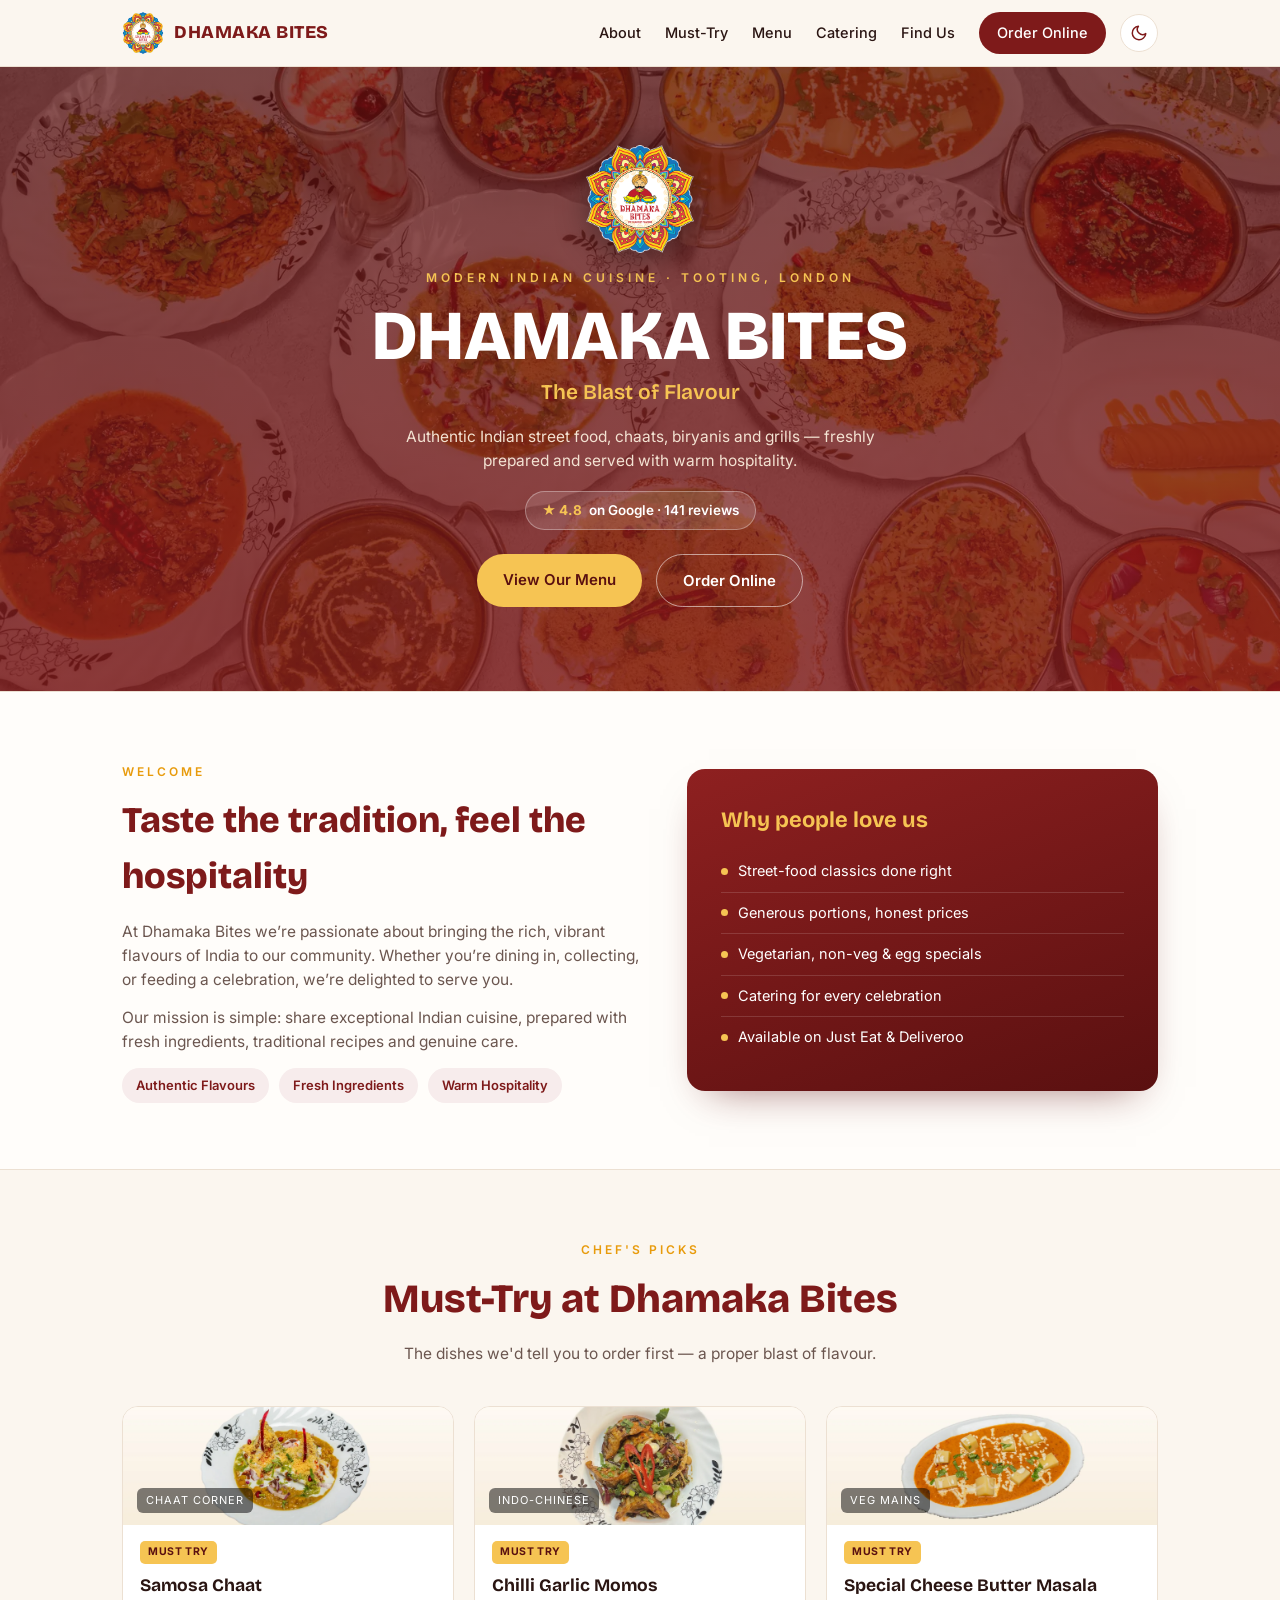
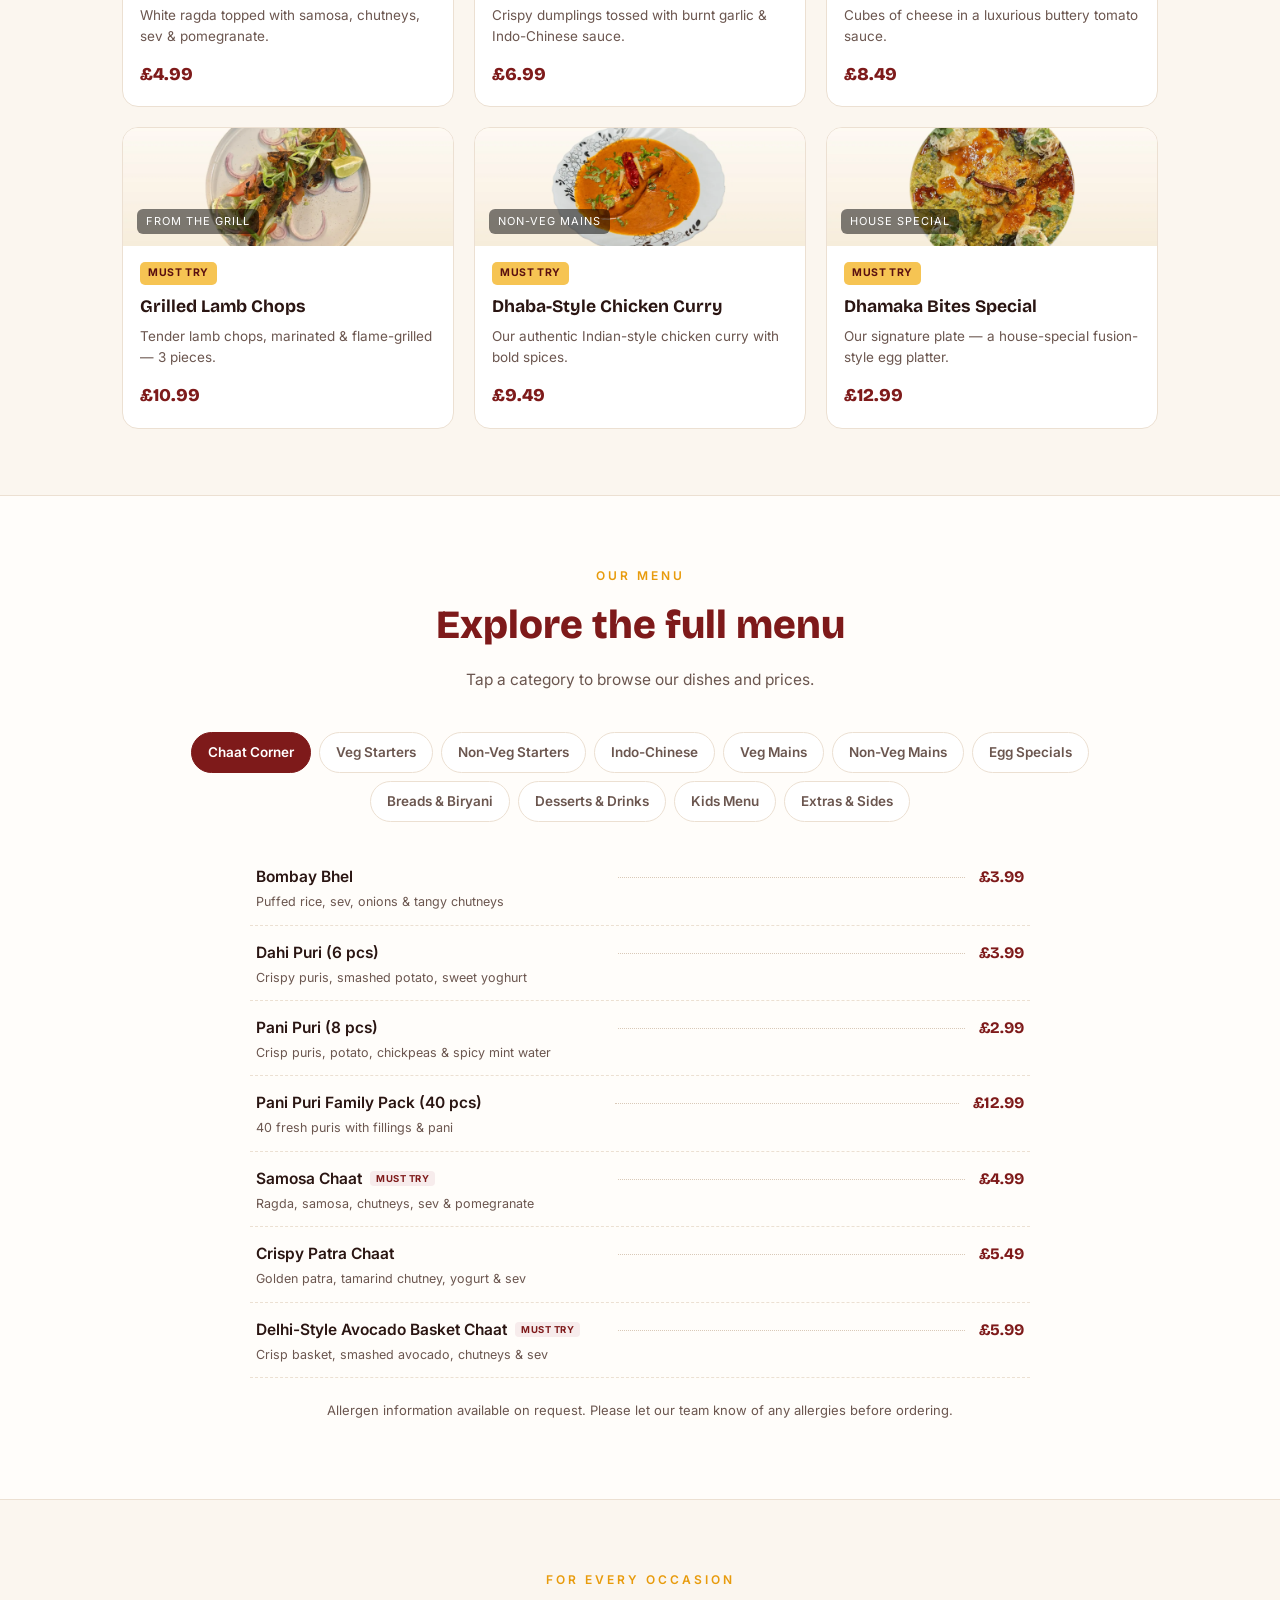
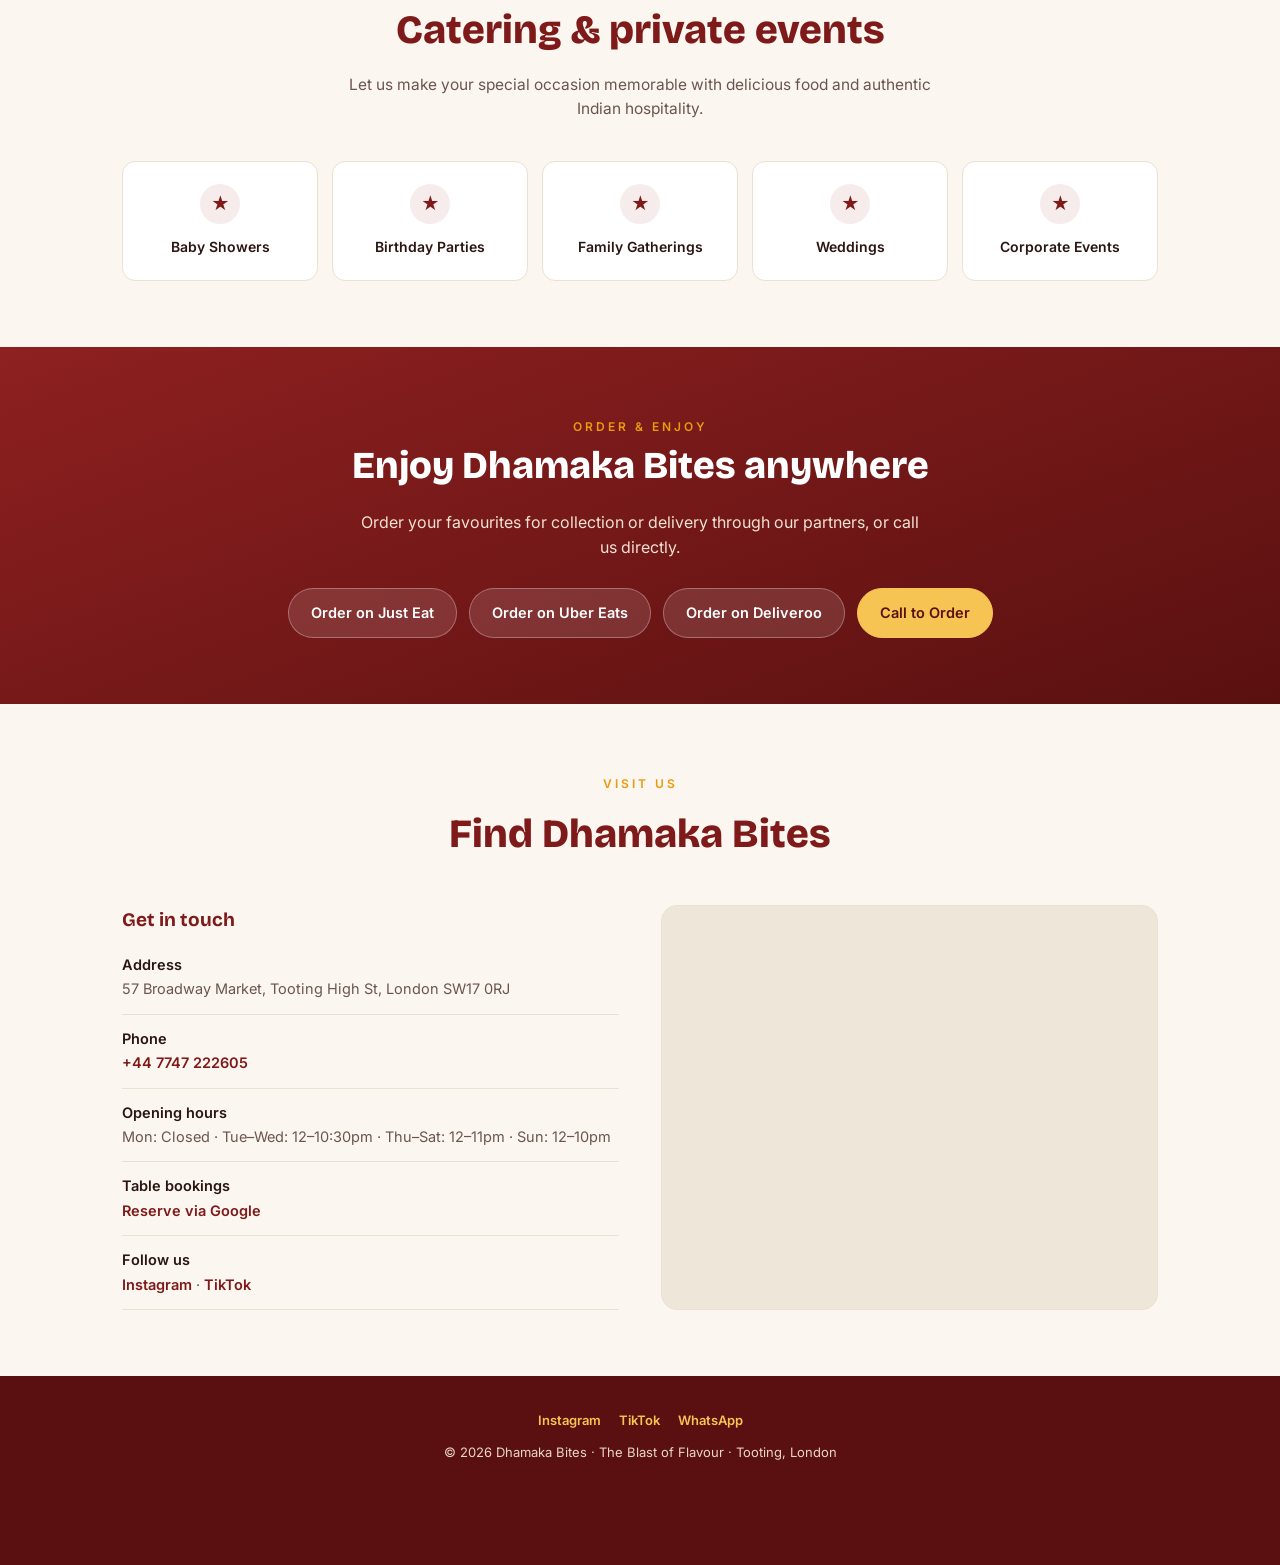
<file: index.html>
<!DOCTYPE html>
<html lang="en-GB" data-theme="light">
<head>
  <meta charset="UTF-8">
  <meta name="viewport" content="width=device-width, initial-scale=1">
  <title>Dhamaka Bites — Modern Indian Cuisine · Tooting, London</title>
  <meta name="description" content="Dhamaka Bites — authentic Indian street food, chaats, biryanis and grills in Tooting, London. Browse our full menu and order on Just Eat or Deliveroo for collection.">
  <link rel="canonical" href="https://dhamakabites.co.uk/">
  <meta name="robots" content="index, follow, max-image-preview:large, max-snippet:-1">
  <meta name="theme-color" content="#7E1A1A">
  <meta name="author" content="Dhamaka Bites">
  <meta name="geo.region" content="GB-WND">
  <meta name="geo.placename" content="Tooting, London">
  <meta name="geo.position" content="51.4280484;-0.1661785">
  <meta name="ICBM" content="51.4280484, -0.1661785">

  <!-- Open Graph / social sharing -->
  <meta property="og:type" content="restaurant">
  <meta property="og:site_name" content="Dhamaka Bites">
  <meta property="og:locale" content="en_GB">
  <meta property="og:title" content="Dhamaka Bites — Indian Restaurant in Tooting, London">
  <meta property="og:description" content="Authentic Indian street food, chaats, biryanis and grills in Tooting. Browse the menu and order on Just Eat or Deliveroo.">
  <meta property="og:url" content="https://dhamakabites.co.uk/">
  <meta property="og:image" content="https://dhamakabites.co.uk/assets/og-image.jpg">
  <meta property="og:image:width" content="1200">
  <meta property="og:image:height" content="630">
  <meta property="og:image:alt" content="A spread of Dhamaka Bites Indian dishes">
  <!-- Twitter -->
  <meta name="twitter:card" content="summary_large_image">
  <meta name="twitter:title" content="Dhamaka Bites — Indian Restaurant in Tooting, London">
  <meta name="twitter:description" content="Authentic Indian street food, chaats, biryanis and grills in Tooting, London.">
  <meta name="twitter:image" content="https://dhamakabites.co.uk/assets/og-image.jpg">

  <!-- Icons -->
  <link rel="icon" type="image/png" href="assets/favicon.png">
  <link rel="apple-touch-icon" href="assets/favicon.png">

  <!-- Fonts -->
  <link rel="preconnect" href="https://fonts.googleapis.com">
  <link rel="preconnect" href="https://fonts.gstatic.com" crossorigin>
  <link href="https://fonts.googleapis.com/css2?family=Bricolage+Grotesque:opsz,wght@12..96,500;12..96,600;12..96,700;12..96,800&family=Inter:wght@400;500;600&display=swap" rel="stylesheet">

  <!-- Preload hero image for fast LCP -->
  <link rel="preload" as="image" href="assets/img/hero-spread.webp" fetchpriority="high">

  <!-- Styles -->
  <link rel="stylesheet" href="css/style.css">
  <!-- ============================================================
       ANALYTICS — paste tracking code here when ready (kept commented so nothing runs yet).
       Google Analytics 4:
         <script async src="https://www.googletagmanager.com/gtag/js?id=G-XXXXXXXXXX"></script>
         <script>window.dataLayer=window.dataLayer||[];function gtag(){dataLayer.push(arguments);}
         gtag('js',new Date());gtag('config','G-XXXXXXXXXX');</script>
       Meta Pixel / Google Tag Manager go here too.
       ============================================================ -->

  <!-- Structured data: Restaurant (enables Google rich results) -->
  <script type="application/ld+json">
  {
    "@context":"https://schema.org",
    "@type":"Restaurant",
    "@id":"https://dhamakabites.co.uk/",
    "name":"Dhamaka Bites",
    "url":"https://dhamakabites.co.uk/",
    "image":"https://dhamakabites.co.uk/assets/og-image.jpg",
    "telephone":"+44 7747 222605",
    "priceRange":"££",
    "servesCuisine":["Indian","Indian Street Food","Indo-Chinese"],
    "acceptsReservations":"True",
    "address":{"@type":"PostalAddress","streetAddress":"57 Broadway Market, Tooting High St","addressLocality":"London","addressRegion":"London","postalCode":"SW17 0RJ","addressCountry":"GB"},
    "geo":{"@type":"GeoCoordinates","latitude":51.4280484,"longitude":-0.1661785},
    "hasMenu":"https://dhamakabites.co.uk/#menu",
    "sameAs":["https://www.instagram.com/dhamaka_bites/","https://www.tiktok.com/@dhamaka_bites"],
    "aggregateRating":{"@type":"AggregateRating","ratingValue":"4.8","reviewCount":"141"},
    "openingHoursSpecification":[
      {"@type":"OpeningHoursSpecification","dayOfWeek":["Tuesday","Wednesday"],"opens":"12:00","closes":"22:30"},
      {"@type":"OpeningHoursSpecification","dayOfWeek":["Thursday","Friday","Saturday"],"opens":"12:00","closes":"23:00"},
      {"@type":"OpeningHoursSpecification","dayOfWeek":["Sunday"],"opens":"12:00","closes":"22:00"}
    ]
  }
  </script>
</head>
<body>
<a class="skip" href="#menu">Skip to menu</a>

<nav aria-label="Primary">
  <div class="container nav-in">
    <a class="logo" href="#top"><span class="dot"></span><b>Dhamaka Bites</b></a>
    <div class="nav-right">
      <div class="nav-links" id="navlinks">
        <a href="#about">About</a>
        <a href="#featured">Must-Try</a>
        <a href="#menu">Menu</a>
        <a href="#catering">Catering</a>
        <a href="#contact">Find Us</a>
        <a href="#order" class="nav-cta">Order Online</a>
      </div>
      <button class="theme-toggle" id="themeToggle" aria-label="Toggle dark mode" title="Switch light / dark">
        <svg class="moon" viewBox="0 0 24 24" fill="none" stroke="currentColor" stroke-width="2" stroke-linecap="round" stroke-linejoin="round"><path d="M21 12.79A9 9 0 1 1 11.21 3 7 7 0 0 0 21 12.79z"/></svg>
        <svg class="sun" viewBox="0 0 24 24" fill="none" stroke="currentColor" stroke-width="2" stroke-linecap="round" stroke-linejoin="round"><circle cx="12" cy="12" r="4"/><path d="M12 2v2M12 20v2M4.9 4.9l1.4 1.4M17.7 17.7l1.4 1.4M2 12h2M20 12h2M4.9 19.1l1.4-1.4M17.7 6.3l1.4-1.4"/></svg>
      </button>
      <button class="burger" id="burger" aria-label="Menu"><span></span><span></span><span></span></button>
    </div>
  </div>
</nav>

<main>

<!-- HERO -->
<header class="hero" id="top">
  <div class="hero-bg" id="heroBg"></div>
  <div class="hero-overlay"></div>
  <div class="container hero-in">
    <div class="brandmark"></div>
    <div class="est">Modern Indian Cuisine · Tooting, London</div>
    <h1>Dhamaka Bites</h1>
    <div class="tagline">The Blast of Flavour</div>
    <p class="sub">Authentic Indian street food, chaats, biryanis and grills — freshly prepared and served with warm hospitality.</p>
    <a id="ratingBadge" class="rating" target="_blank" rel="noopener"></a>
    <div class="btns">
      <a class="btn btn-gold" href="#menu">View Our Menu</a>
      <a class="btn btn-line" href="#order">Order Online</a>
    </div>
  </div>
</header>

<!-- ABOUT -->
<section class="about" id="about">
  <div class="container about-grid reveal">
    <div>
      <span class="eyebrow">Welcome</span>
      <h2>Taste the tradition, feel the hospitality</h2>
      <p>At Dhamaka Bites we&rsquo;re passionate about bringing the rich, vibrant flavours of India to our community. Whether you&rsquo;re dining in, collecting, or feeding a celebration, we&rsquo;re delighted to serve you.</p>
      <p>Our mission is simple: share exceptional Indian cuisine, prepared with fresh ingredients, traditional recipes and genuine care.</p>
      <div class="pillars"><span>Authentic Flavours</span><span>Fresh Ingredients</span><span>Warm Hospitality</span></div>
    </div>
    <div class="about-card">
      <h3>Why people love us</h3>
      <ul>
        <li>Street-food classics done right</li>
        <li>Generous portions, honest prices</li>
        <li>Vegetarian, non-veg &amp; egg specials</li>
        <li>Catering for every celebration</li>
        <li>Available on Just Eat &amp; Deliveroo</li>
      </ul>
    </div>
  </div>
</section>

<!-- FEATURED -->
<section id="featured">
  <div class="container">
    <div class="sec-head reveal">
      <span class="eyebrow">Chef's picks</span>
      <h2>Must-Try at Dhamaka Bites</h2>
      <p>The dishes we'd tell you to order first — a proper blast of flavour.</p>
    </div>
    <div class="feat-grid reveal">
      <div class="fcard"><div class="thumb"><img src="assets/img/samosa-chaat.webp" alt="Samosa Chaat — Indian street-food chaat at Dhamaka Bites, Tooting" loading="lazy" decoding="async" width="1600" height="900"><span>Chaat corner</span></div><div class="body"><span class="badge">Must Try</span><h3>Samosa Chaat</h3><p class="desc">White ragda topped with samosa, chutneys, sev &amp; pomegranate.</p><div class="price">£4.99</div></div></div>
      <div class="fcard"><div class="thumb"><img src="assets/img/chilli-garlic-momos.webp" alt="Chilli Garlic Momos at Dhamaka Bites, Tooting" loading="lazy" decoding="async" width="1600" height="900"><span>Indo-Chinese</span></div><div class="body"><span class="badge">Must Try</span><h3>Chilli Garlic Momos</h3><p class="desc">Crispy dumplings tossed with burnt garlic &amp; Indo-Chinese sauce.</p><div class="price">£6.99</div></div></div>
      <div class="fcard"><div class="thumb"><img src="assets/img/cheese-butter-masala.webp" alt="Special Cheese Butter Masala at Dhamaka Bites, Tooting" loading="lazy" decoding="async" width="1600" height="900"><span>Veg mains</span></div><div class="body"><span class="badge">Must Try</span><h3>Special Cheese Butter Masala</h3><p class="desc">Cubes of cheese in a luxurious buttery tomato sauce.</p><div class="price">£8.49</div></div></div>
      <div class="fcard"><div class="thumb"><img src="assets/img/grilled-lamb-chops.webp" alt="Grilled Lamb Chops at Dhamaka Bites, Tooting" loading="lazy" decoding="async" width="1600" height="900"><span>From the grill</span></div><div class="body"><span class="badge">Must Try</span><h3>Grilled Lamb Chops</h3><p class="desc">Tender lamb chops, marinated &amp; flame-grilled — 3 pieces.</p><div class="price">£10.99</div></div></div>
      <div class="fcard"><div class="thumb"><img src="assets/img/dhaba-chicken-curry.webp" alt="Dhaba-Style Chicken Curry at Dhamaka Bites, Tooting" loading="lazy" decoding="async" width="1600" height="900"><span>Non-veg mains</span></div><div class="body"><span class="badge">Must Try</span><h3>Dhaba-Style Chicken Curry</h3><p class="desc">Our authentic Indian-style chicken curry with bold spices.</p><div class="price">£9.49</div></div></div>
      <div class="fcard"><div class="thumb"><img src="assets/img/dhamaka-bites-special.webp" alt="Dhamaka Bites Special egg platter, Tooting" loading="lazy" decoding="async" width="1600" height="900"><span>House special</span></div><div class="body"><span class="badge">Must Try</span><h3>Dhamaka Bites Special</h3><p class="desc">Our signature plate — a house-special fusion-style egg platter.</p><div class="price">£12.99</div></div></div>
    </div>
  </div>
</section>

<!-- MENU -->
<section class="menu" id="menu">
  <div class="container">
    <div class="sec-head reveal">
      <span class="eyebrow">Our menu</span>
      <h2>Explore the full menu</h2>
      <p>Tap a category to browse our dishes and prices.</p>
    </div>
    <div class="tabs reveal" id="tabs">
      <button class="tab on" data-cat="chaat">Chaat Corner</button>
      <button class="tab" data-cat="veg">Veg Starters</button>
      <button class="tab" data-cat="nonveg">Non-Veg Starters</button>
      <button class="tab" data-cat="indo">Indo-Chinese</button>
      <button class="tab" data-cat="vegm">Veg Mains</button>
      <button class="tab" data-cat="nonvegm">Non-Veg Mains</button>
      <button class="tab" data-cat="egg">Egg Specials</button>
      <button class="tab" data-cat="rice">Breads &amp; Biryani</button>
      <button class="tab" data-cat="dessert">Desserts &amp; Drinks</button>
      <button class="tab" data-cat="kids">Kids Menu</button>
      <button class="tab" data-cat="extras">Extras &amp; Sides</button>
    </div>
    <div class="menu-list" id="menuList"></div>
    <p class="menu-note">Allergen information available on request. Please let our team know of any allergies before ordering.</p>
  </div>
</section>

<!-- CATERING -->
<section id="catering">
  <div class="container">
    <div class="sec-head reveal">
      <span class="eyebrow">For every occasion</span>
      <h2>Catering &amp; private events</h2>
      <p>Let us make your special occasion memorable with delicious food and authentic Indian hospitality.</p>
    </div>
    <div class="cater-grid reveal">
      <div class="cchip"><div class="cchip-ico">★</div>Baby Showers</div>
      <div class="cchip"><div class="cchip-ico">★</div>Birthday Parties</div>
      <div class="cchip"><div class="cchip-ico">★</div>Family Gatherings</div>
      <div class="cchip"><div class="cchip-ico">★</div>Weddings</div>
      <div class="cchip"><div class="cchip-ico">★</div>Corporate Events</div>
    </div>
  </div>
</section>

<!-- ORDER -->
<section class="order" id="order">
  <div class="container reveal">
    <span class="eyebrow">Order &amp; enjoy</span>
    <h2>Enjoy Dhamaka Bites anywhere</h2>
    <p>Order your favourites for collection or delivery through our partners, or call us directly.</p>
    <div class="apps" id="appLinks">
      <a class="app" data-link="justEat">Order on Just Eat</a>
      <a class="app" data-link="uberEats">Order on Uber Eats</a>
      <a class="app" data-link="deliveroo">Order on Deliveroo</a>
      <a class="app solid" data-link="phone">Call to Order</a>
    </div>
  </div>
</section>

<!-- CONTACT -->
<section id="contact">
  <div class="container">
    <div class="sec-head reveal">
      <span class="eyebrow">Visit us</span>
      <h2>Find Dhamaka Bites</h2>
    </div>
    <div class="contact-grid reveal">
      <div class="contact">
        <h3>Get in touch</h3>
        <div class="row"><b>Address</b><span id="cAddress"></span></div>
        <div class="row"><b>Phone</b><a id="cPhone" href="#"></a></div>
        <div class="row"><b>Opening hours</b><span id="cHours"></span></div>
        <div class="row"><b>Table bookings</b><a id="cBooking" href="#">Reserve via Google</a></div>
        <div class="row"><b>Follow us</b><span id="cSocial"></span></div>
      </div>
      <div class="map" id="cMap">Google Map embeds here</div>
    </div>
  </div>
</section>

<footer>
  <div class="container">
    <div class="social" id="footSocial"></div>
    <div>© <span id="yr"></span> Dhamaka Bites · The Blast of Flavour · Tooting, London</div>
  </div>
</main>

<footer>

  <script defer src="js/config.js"></script>
  <script defer src="js/menu.js"></script>
  <script defer src="js/main.js"></script>
</body>
</html>
</file>
<file: css/style.css>
:root{
    --logo:url('../assets/logo.png');
    --paper:#FBF6EF; --paper2:#FFFDFA; --card:#FFFFFF; --ink:#2A1512; --ink-soft:#6B564F;
    --maroon:#7E1A1A; --maroon-deep:#5A1010; --saffron:#E89B0C; --gold:#F6C453;
    --peacock:#1C7C8C; --line:#ECE0D2;
  }
  *{box-sizing:border-box}
  html{scroll-behavior:smooth}
  body{margin:0; background:var(--paper); color:var(--ink);
    font-family:"Inter",system-ui,-apple-system,Segoe UI,Roboto,sans-serif; line-height:1.55; -webkit-font-smoothing:antialiased}
  h1,h2,h3{font-family:"Bricolage Grotesque"; margin:0}
  a{color:inherit; text-decoration:none}
  .container{max-width:1080px; margin:0 auto; padding:0 22px}
  .eyebrow{font-size:12px; letter-spacing:3px; text-transform:uppercase; font-weight:600; color:var(--saffron)}

  nav{position:sticky; top:0; z-index:50; background:rgba(251,246,239,.93); backdrop-filter:blur(8px); border-bottom:1px solid var(--line)}
  .nav-in{display:flex; align-items:center; justify-content:space-between; height:66px}
  .logo{display:flex; align-items:center; gap:10px}
  .logo .dot{width:42px; height:42px; border-radius:50%; background:var(--logo) center/contain no-repeat}
  .logo b{font-family:"Bricolage Grotesque"; font-weight:800; font-size:18px; color:var(--maroon); text-transform:uppercase; letter-spacing:.5px}
  .nav-right{display:flex; align-items:center; gap:14px}
  .nav-links{display:flex; gap:24px; align-items:center}
  .nav-links a{font-size:14.5px; font-weight:500; color:var(--ink)}
  .nav-links a:hover{color:var(--maroon)}
  .nav-cta{background:var(--maroon); color:#fff!important; padding:10px 18px; border-radius:99px; font-weight:600; font-size:14px}
  .nav-cta:hover{background:var(--maroon-deep)}
  .burger{display:none; background:none; border:none; cursor:pointer; padding:6px}
  .burger span{display:block; width:24px; height:2px; background:var(--maroon); margin:5px 0}
  .theme-toggle{width:38px; height:38px; border-radius:50%; border:1.5px solid var(--line); background:var(--card); cursor:pointer;
    display:flex; align-items:center; justify-content:center; color:var(--maroon); transition:.15s; flex:0 0 auto}
  .theme-toggle:hover{border-color:var(--saffron)}
  .theme-toggle svg{width:18px; height:18px}
  .theme-toggle .sun{display:none}

  .hero{position:relative; background:radial-gradient(120% 120% at 50% -10%, #8E2020 0%, var(--maroon) 45%, var(--maroon-deep) 100%);
    color:#fff; overflow:hidden; text-align:center; padding:78px 0 84px}
  .hero::before{content:""; position:absolute; inset:0; opacity:.10; z-index:0;
    background-image:radial-gradient(circle at 50% 50%, transparent 38%, var(--gold) 38.4%, transparent 40%),
      radial-gradient(circle at 50% 50%, transparent 48%, #fff 48.3%, transparent 50%);
    background-size:340px 340px, 540px 540px; background-position:center; background-repeat:no-repeat}
  .hero-in{position:relative; z-index:2}
  .hero-bg{position:absolute; inset:0; z-index:0; overflow:hidden}
  .hero-slide{position:absolute; inset:0; background-size:cover; background-position:center; opacity:0; transition:opacity 1.4s ease}
  .hero-slide.on{opacity:1}
  .hero-overlay{position:absolute; inset:0; z-index:1; background:linear-gradient(180deg, rgba(90,16,16,.72), rgba(126,26,26,.82))}
  .hero .brandmark{width:108px; height:108px; margin:0 auto 16px; background:var(--logo) center/contain no-repeat;
    filter:drop-shadow(0 6px 16px rgba(0,0,0,.4))}
  .hero .est{color:var(--gold); letter-spacing:4px; font-size:12px; text-transform:uppercase; font-weight:600}
  .hero h1{font-size:clamp(40px,8vw,70px); font-weight:800; line-height:.98; margin:14px 0 6px; text-transform:uppercase}
  .hero .tagline{font-family:"Bricolage Grotesque"; font-weight:600; font-size:clamp(16px,3vw,21px); color:var(--gold)}
  .hero .sub{max-width:520px; margin:16px auto 0; color:#F3E2D2; font-size:15.5px}
  .hero .btns{margin-top:24px; display:flex; gap:14px; justify-content:center; flex-wrap:wrap}
  .rating{display:inline-flex; align-items:center; gap:7px; margin-top:18px; background:rgba(255,255,255,.13);
    border:1px solid rgba(255,255,255,.32); color:#fff; padding:8px 16px; border-radius:99px; font-size:13.5px; font-weight:600}
  .rating b{color:var(--gold); font-weight:700}

  .btn{font:inherit; font-weight:600; border:none; cursor:pointer; border-radius:99px; padding:14px 26px; font-size:15px;
    transition:transform .12s, background .15s; display:inline-block}
  .btn:active{transform:translateY(1px)}
  .btn-gold{background:var(--gold); color:var(--maroon-deep)}
  .btn-gold:hover{background:#FFD877}
  .btn-line{background:transparent; color:#fff; border:1.5px solid rgba(255,255,255,.55)}
  .btn-line:hover{border-color:#fff}

  section{padding:66px 0}
  .sec-head{text-align:center; max-width:620px; margin:0 auto 40px}
  .sec-head h2{font-size:clamp(28px,5vw,40px); font-weight:800; color:var(--maroon); margin:8px 0 0}
  .sec-head p{color:var(--ink-soft); margin:12px 0 0; font-size:15.5px}

  .about{background:var(--paper2); border-top:1px solid var(--line); border-bottom:1px solid var(--line)}
  .about-grid{display:grid; grid-template-columns:1.1fr 1fr; gap:46px; align-items:center}
  .about h2{font-size:clamp(26px,4vw,36px); font-weight:800; color:var(--maroon); margin:10px 0 16px}
  .about p{color:var(--ink-soft); font-size:15.5px; margin:0 0 14px}
  .pillars{display:flex; gap:10px; flex-wrap:wrap; margin-top:8px}
  .pillars span{background:#F7ECEC; color:var(--maroon); font-weight:600; font-size:13px; padding:7px 14px; border-radius:99px}
  .about-card{background:linear-gradient(160deg,#8E2020,var(--maroon-deep)); color:#fff; border-radius:18px; padding:34px;
    box-shadow:0 18px 40px -22px rgba(94,16,16,.6)}
  .about-card h3{color:var(--gold); font-size:22px; margin-bottom:14px}
  .about-card ul{list-style:none; padding:0; margin:0}
  .about-card li{padding:9px 0; border-bottom:1px solid rgba(255,255,255,.14); font-size:14.5px; display:flex; align-items:center; gap:10px}
  .about-card li:last-child{border-bottom:none}
  .about-card li::before{content:""; width:7px; height:7px; border-radius:50%; background:var(--gold); flex:0 0 7px}

  .feat-grid{display:grid; grid-template-columns:repeat(3,1fr); gap:20px}
  .fcard{background:var(--card); border:1px solid var(--line); border-radius:16px; overflow:hidden; transition:transform .18s, box-shadow .18s; display:flex; flex-direction:column}
  .fcard:hover{transform:translateY(-4px); box-shadow:0 18px 38px -24px rgba(94,16,16,.45)}
  .fcard .thumb{height:118px; position:relative; overflow:hidden; background:#FBF5EC}
  .fcard .thumb img{width:100%; height:100%; object-fit:cover; display:block}
  .fcard .thumb.v2{background:linear-gradient(135deg,#B5811A,#E89B0C)}
  .fcard .thumb.v3{background:linear-gradient(135deg,#176573,#1C7C8C)}
  .fcard .thumb span{position:absolute; left:14px; bottom:12px; background:rgba(0,0,0,.5); color:#fff; font-size:11px;
    letter-spacing:1px; text-transform:uppercase; padding:4px 9px; border-radius:6px}
  .fcard .body{padding:16px 17px 18px; display:flex; flex-direction:column; flex:1}
  .badge{display:inline-block; background:var(--gold); color:var(--maroon-deep); font-size:10.5px; font-weight:700; letter-spacing:.6px;
    text-transform:uppercase; padding:3px 8px; border-radius:5px; margin-bottom:8px; align-self:flex-start}
  .fcard h3{font-size:17.5px; font-weight:700; color:var(--ink)}
  .fcard .desc{color:var(--ink-soft); font-size:13.5px; margin:6px 0 14px; flex:1}
  .fcard .price{font-family:"Bricolage Grotesque"; font-weight:800; color:var(--maroon); font-size:18px}

  .menu{background:var(--paper2); border-top:1px solid var(--line); border-bottom:1px solid var(--line)}
  .tabs{display:flex; gap:8px; flex-wrap:wrap; justify-content:center; margin-bottom:30px}
  .tab{font:inherit; font-weight:600; font-size:13.5px; cursor:pointer; border:1.5px solid var(--line); background:#fff;
    color:var(--ink-soft); padding:9px 16px; border-radius:99px; transition:.15s}
  .tab:hover{border-color:var(--saffron)}
  .tab.on{background:var(--maroon); color:#fff; border-color:var(--maroon)}
  .menu-list{max-width:780px; margin:0 auto; display:grid; gap:2px}
  .mitem{display:flex; gap:14px; align-items:baseline; padding:13px 6px; border-bottom:1px dashed var(--line)}
  .mitem .ml{flex:1}
  .mitem .name{font-weight:600; font-size:15.5px}
  .mitem .nm-badge{font-size:9.5px; font-weight:700; color:var(--maroon); background:#F7ECEC; padding:2px 6px; border-radius:4px;
    margin-left:8px; letter-spacing:.5px; text-transform:uppercase; vertical-align:middle}
  .mitem .meta{font-size:12.5px; color:var(--ink-soft); margin-top:3px}
  .mitem .dots{flex:1; border-bottom:1px dotted #D9C9B8; transform:translateY(-4px); min-width:14px}
  .mitem .pr{font-family:"Bricolage Grotesque"; font-weight:700; color:var(--maroon); white-space:nowrap}
  .menu-note{text-align:center; color:var(--ink-soft); font-size:13px; margin-top:22px}

  .cater-grid{display:grid; grid-template-columns:repeat(5,1fr); gap:14px; margin-top:8px}
  .cchip{background:var(--card); border:1px solid var(--line); border-radius:13px; padding:22px 12px; text-align:center; font-weight:600; font-size:14px; color:var(--ink)}
  .cchip-ico{width:40px; height:40px; border-radius:50%; background:#F7ECEC; color:var(--maroon); display:flex; align-items:center; justify-content:center; margin:0 auto 12px; font-size:18px}

  .order{background:linear-gradient(160deg,#8E2020,var(--maroon-deep)); color:#fff; text-align:center}
  .order h2{color:#fff; font-size:clamp(26px,4vw,38px); font-weight:800}
  .order p{color:#F3E2D2; max-width:560px; margin:14px auto 0}
  .apps{display:flex; gap:12px; justify-content:center; flex-wrap:wrap; margin-top:28px}
  .app{background:rgba(255,255,255,.12); border:1px solid rgba(255,255,255,.3); color:#fff; padding:13px 22px; border-radius:99px;
    font-weight:600; font-size:14.5px; cursor:pointer; transition:.15s}
  .app:hover{background:rgba(255,255,255,.2)}
  .app.solid{background:var(--gold); color:var(--maroon-deep); border-color:var(--gold)}
  .app.solid:hover{background:#FFD877}

  .contact-grid{display:grid; grid-template-columns:1fr 1fr; gap:42px}
  .contact h3{color:var(--maroon); font-size:19px; margin-bottom:6px}
  .contact .row{padding:13px 0; border-bottom:1px solid var(--line); font-size:14.5px; color:var(--ink-soft)}
  .contact .row b{display:block; color:var(--ink); font-weight:600; margin-bottom:2px}
  .contact .row a{color:var(--maroon); font-weight:600}
  .map{background:#EFE6DA; border:1px solid var(--line); border-radius:16px; min-height:280px; display:flex; align-items:center;
    justify-content:center; color:var(--ink-soft); font-size:14px; text-align:center; padding:20px}

  footer{background:var(--maroon-deep); color:#E9D6C4; padding:34px 0; text-align:center; font-size:13px}
  footer .social{margin-bottom:12px; display:flex; gap:18px; justify-content:center}
  footer .social a{color:var(--gold); font-weight:600; cursor:pointer}

  .reveal{opacity:0; transform:translateY(18px); transition:opacity .6s, transform .6s}
  .reveal.in{opacity:1; transform:none}

  /* ===== Dark (caffein-style) palette ===== */
  html[data-theme="dark"]{
    --paper:#19100E; --paper2:#1F1411; --card:#251714; --ink:#F2E7DA; --ink-soft:#C5B0A2;
    --maroon:#C8503C; --maroon-deep:#7E1A1A; --saffron:#F0A91C; --gold:#F6C453; --line:#3A2620;
  }
  html[data-theme="dark"] .theme-toggle .moon{display:none}
  html[data-theme="dark"] .theme-toggle .sun{display:block; color:var(--gold)}
  html[data-theme="dark"] nav{background:rgba(25,16,14,.92)}
  html[data-theme="dark"] .logo b{color:var(--gold)}
  html[data-theme="dark"] .nav-cta{background:var(--maroon); color:#fff!important}
  html[data-theme="dark"] .nav-cta:hover{background:#B5432F}
  html[data-theme="dark"] .hero{background:radial-gradient(120% 120% at 50% -10%, #4A1414 0%, #2A0E0C 55%, #19100E 100%)}
  html[data-theme="dark"] .sec-head h2,
  html[data-theme="dark"] .about h2,
  html[data-theme="dark"] .contact h3{color:var(--gold)}
  html[data-theme="dark"] .pillars span{background:rgba(240,169,28,.14); color:var(--gold)}
  html[data-theme="dark"] .tab{background:var(--card); color:var(--ink-soft); border-color:var(--line)}
  html[data-theme="dark"] .tab.on{background:var(--maroon); color:#fff; border-color:var(--maroon)}
  html[data-theme="dark"] .nm-badge{background:rgba(240,169,28,.16); color:var(--gold)}
  html[data-theme="dark"] .cchip-ico{background:rgba(240,169,28,.16); color:var(--gold)}
  html[data-theme="dark"] .price,
  html[data-theme="dark"] .mitem .pr{color:var(--gold)}
  html[data-theme="dark"] .map{background:#1F1411; color:var(--ink-soft); border-color:var(--line)}
  html[data-theme="dark"] footer{background:#140B09}

  @media (max-width:860px){
    .about-grid,.contact-grid{grid-template-columns:1fr; gap:30px}
    .feat-grid{grid-template-columns:1fr 1fr}
    .cater-grid{grid-template-columns:repeat(2,1fr)}
  }
  @media (max-width:620px){
    .nav-links{display:none; position:absolute; top:66px; left:0; right:0; background:var(--paper2); flex-direction:column;
      padding:14px 22px 20px; gap:14px; border-bottom:1px solid var(--line)}
    .nav-links.open{display:flex}
    .burger{display:block}
    .feat-grid{grid-template-columns:1fr}
    section{padding:52px 0}
  }
  @media (prefers-reduced-motion:reduce){*{transition:none!important; scroll-behavior:auto} .reveal{opacity:1; transform:none}}

  .skip{position:absolute; left:-999px; top:0; z-index:1000; background:var(--maroon); color:#fff;
    padding:10px 16px; border-radius:0 0 10px 0; font-weight:600}
  .skip:focus{left:0}
</file>
